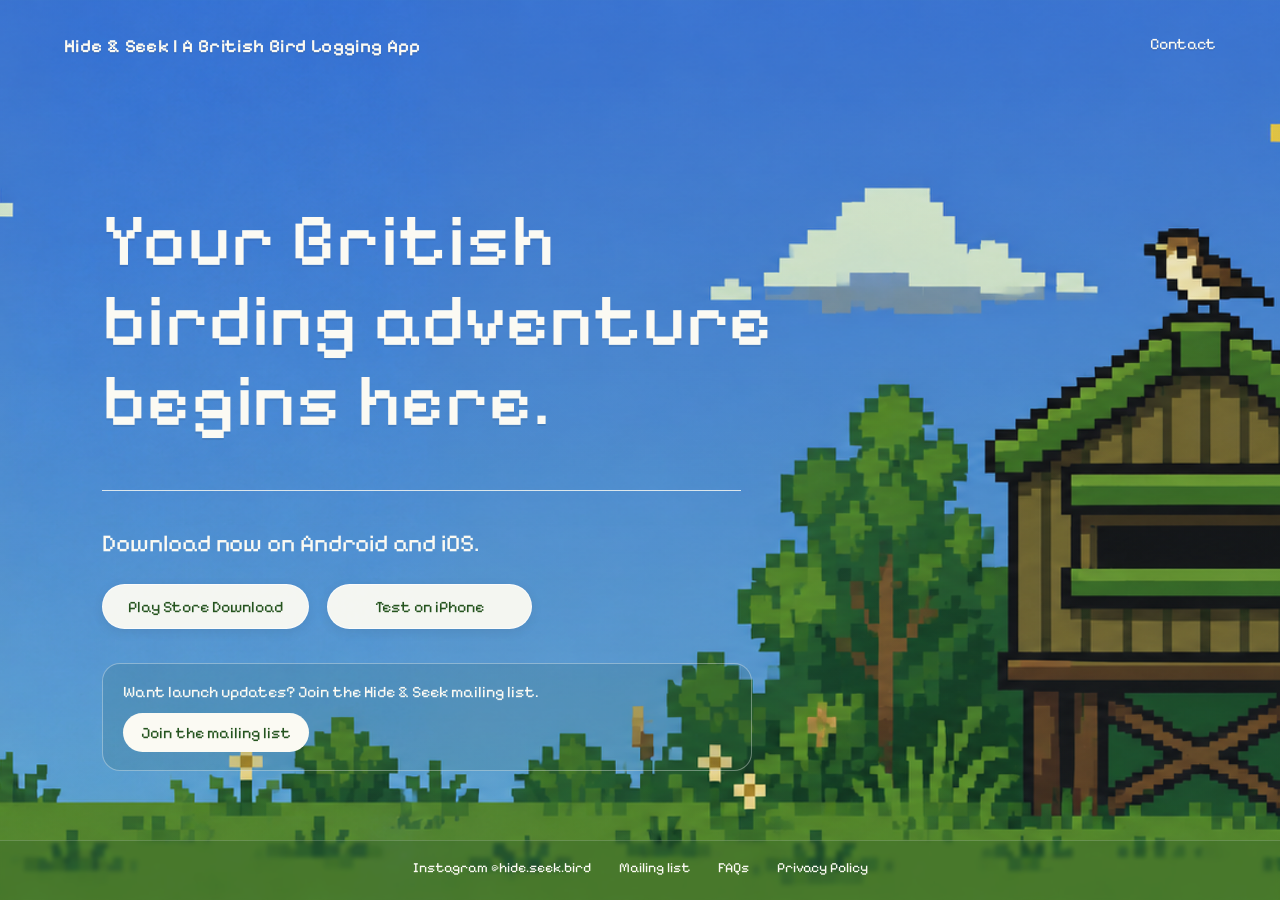
<file: index.html>
<!doctype html>
<html lang="en-GB">
<head>
  <meta charset="utf-8">
  <meta name="viewport" content="width=device-width, initial-scale=1">
  <meta name="description" content="Hide & Seek — a playful British bird logging app.">
  <title>Hide & Seek | A British Bird Logging App</title>
  <link rel="stylesheet" href="styles.css">
</head>
<body>
  <div class="page-shell home">
    <header class="site-header">
      <a class="brand" href="index.html">Hide & Seek | A British Bird Logging App</a>
      <nav class="site-nav" aria-label="Main navigation">
        <a href="contact.html">Contact</a>
      </nav>
    </header>

    <main class="hero">
      <h1>Your British<br>birding adventure<br>begins here.</h1>
      <hr class="rule">
      <p class="download-title">Download now on Android and iOS.</p>
      <div class="store-buttons">
        <a class="store-button" href="https://play.google.com/store/apps/details?id=app.hideandseek.birdlog">Play Store Download</a>
        <a class="store-button" href="https://testflight.apple.com/join/pFGsT41k" target="_blank" rel="noopener noreferrer">Test on iPhone</a>
      </div>

      <div class="signup-strip">
        <p>Want launch updates? Join the Hide & Seek mailing list.</p>
        <a href="#mailing-list" data-open-mailing-list>Join the mailing list</a>
      </div>
    </main>

    <footer class="site-footer">
      <a href="https://www.instagram.com/hide.seek.bird/" target="_blank" rel="noopener noreferrer">Instagram @hide.seek.bird</a>
      <a href="#mailing-list" data-open-mailing-list>Mailing list</a>
      <a href="faq.html">FAQs</a>
      <a href="privacy.html">Privacy Policy</a>
    </footer>
  </div>

  <div class="mailing-modal" id="mailing-list" role="dialog" aria-modal="true" aria-labelledby="mailing-list-title" aria-hidden="true">
    <div class="mailing-modal-backdrop" data-close-mailing-list></div>
    <section class="mailing-modal-card" tabindex="-1">
      <button class="mailing-modal-close" type="button" aria-label="Close mailing list" data-close-mailing-list>×</button>
      <h2 id="mailing-list-title">Join the Hide & Seek flock</h2>
      <p class="mailing-modal-copy">Get beta news, new features and launch updates.</p>
      <div class="kit-form-wrap">
        <script async data-uid="2d5aa97600" src="https://hide-seek.kit.com/2d5aa97600/index.js"></script>
      </div>
      <p class="mailing-modal-privacy">By joining, you agree to receive Hide & Seek email updates. You can unsubscribe at any time. See our <a href="privacy.html">Privacy Policy</a>.</p>
    </section>
  </div>

  <script src="site.js"></script>
</body>
</html>
</file>
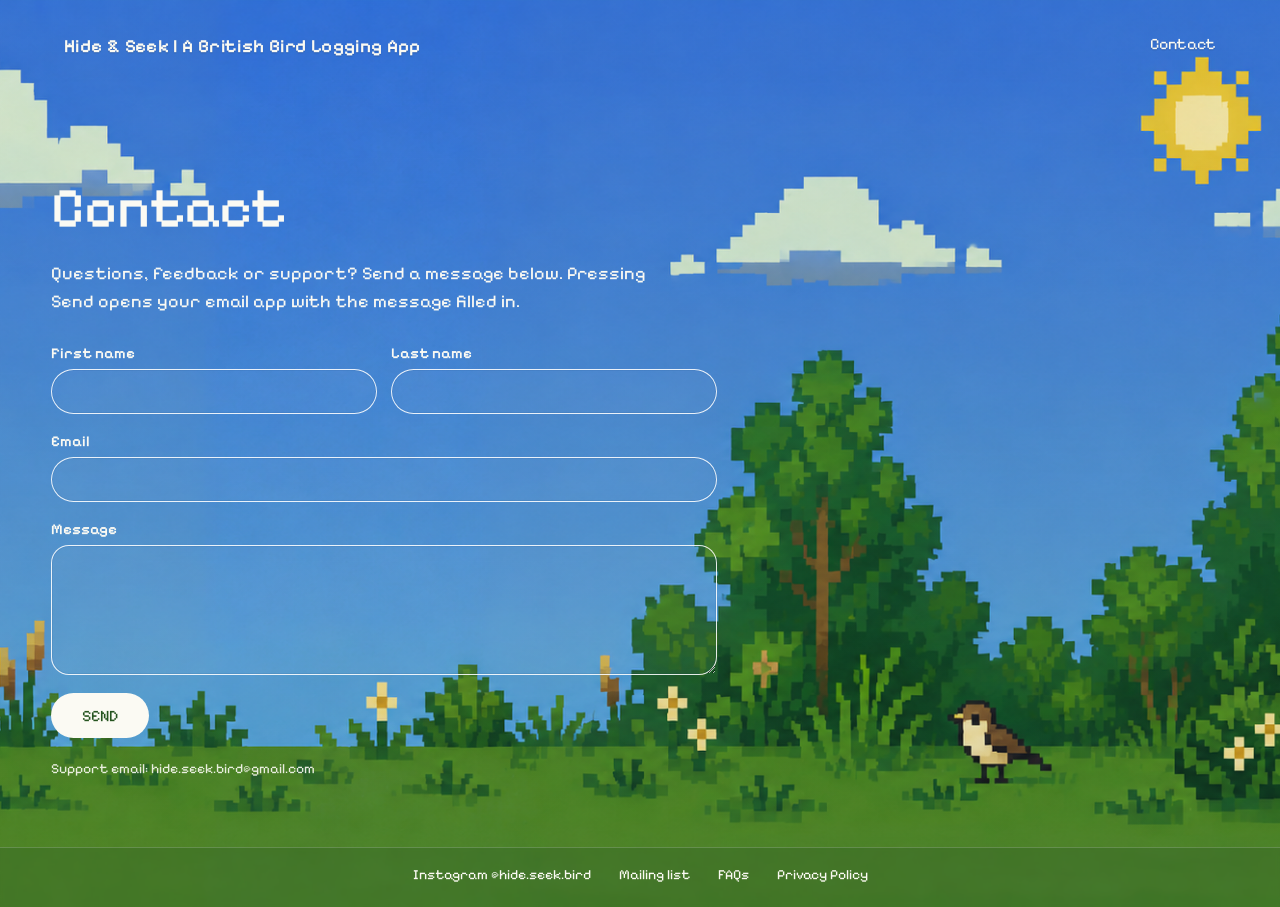
<file: contact.html>
<!doctype html>
<html lang="en-GB">
<head>
  <meta charset="utf-8">
  <meta name="viewport" content="width=device-width, initial-scale=1">
  <meta name="description" content="Contact Hide & Seek — A British Bird Logging App.">
  <title>Contact | Hide & Seek</title>
  <link rel="stylesheet" href="styles.css">
</head>
<body>
  <div class="page-shell contact">
    <header class="site-header">
      <a class="brand" href="index.html">Hide & Seek | A British Bird Logging App</a>
      <nav class="site-nav" aria-label="Main navigation">
        <a href="contact.html" aria-current="page">Contact</a>
      </nav>
    </header>

    <main class="contact-panel">
      <h1>Contact</h1>
      <p class="contact-copy">Questions, feedback or support? Send a message below. Pressing Send opens your email app with the message filled in.</p>

      <form class="contact-form" id="contact-form">
        <div class="two-col">
          <div class="field">
            <label for="first-name">First name</label>
            <input id="first-name" name="firstName" autocomplete="given-name">
          </div>
          <div class="field">
            <label for="last-name">Last name</label>
            <input id="last-name" name="lastName" autocomplete="family-name">
          </div>
        </div>

        <div class="field">
          <label for="email">Email</label>
          <input id="email" name="email" type="email" autocomplete="email">
        </div>

        <div class="field">
          <label for="message">Message</label>
          <textarea id="message" name="message" required></textarea>
        </div>

        <button class="primary-button" type="submit">SEND</button>
        <p class="mail-note">Support email: hide.seek.bird@gmail.com</p>
      </form>
    </main>

    <footer class="site-footer">
      <a href="https://www.instagram.com/hide.seek.bird/" target="_blank" rel="noopener noreferrer">Instagram @hide.seek.bird</a>
      <a href="index.html#mailing-list">Mailing list</a>
      <a href="faq.html">FAQs</a>
      <a href="privacy.html">Privacy Policy</a>
    </footer>
  </div>

  <script>
    document.getElementById('contact-form').addEventListener('submit', function (event) {
      event.preventDefault();
      const first = document.getElementById('first-name').value.trim();
      const last = document.getElementById('last-name').value.trim();
      const email = document.getElementById('email').value.trim();
      const message = document.getElementById('message').value.trim();

      const name = [first, last].filter(Boolean).join(' ');
      const subject = encodeURIComponent('Hide & Seek website enquiry');
      const body = encodeURIComponent(
        (name ? 'Name: ' + name + '\n' : '') +
        (email ? 'Reply email: ' + email + '\n\n' : '\n') +
        message
      );

      window.location.href = 'mailto:hide.seek.bird@gmail.com?subject=' + subject + '&body=' + body;
    });
  </script>
</body>
</html>
</file>
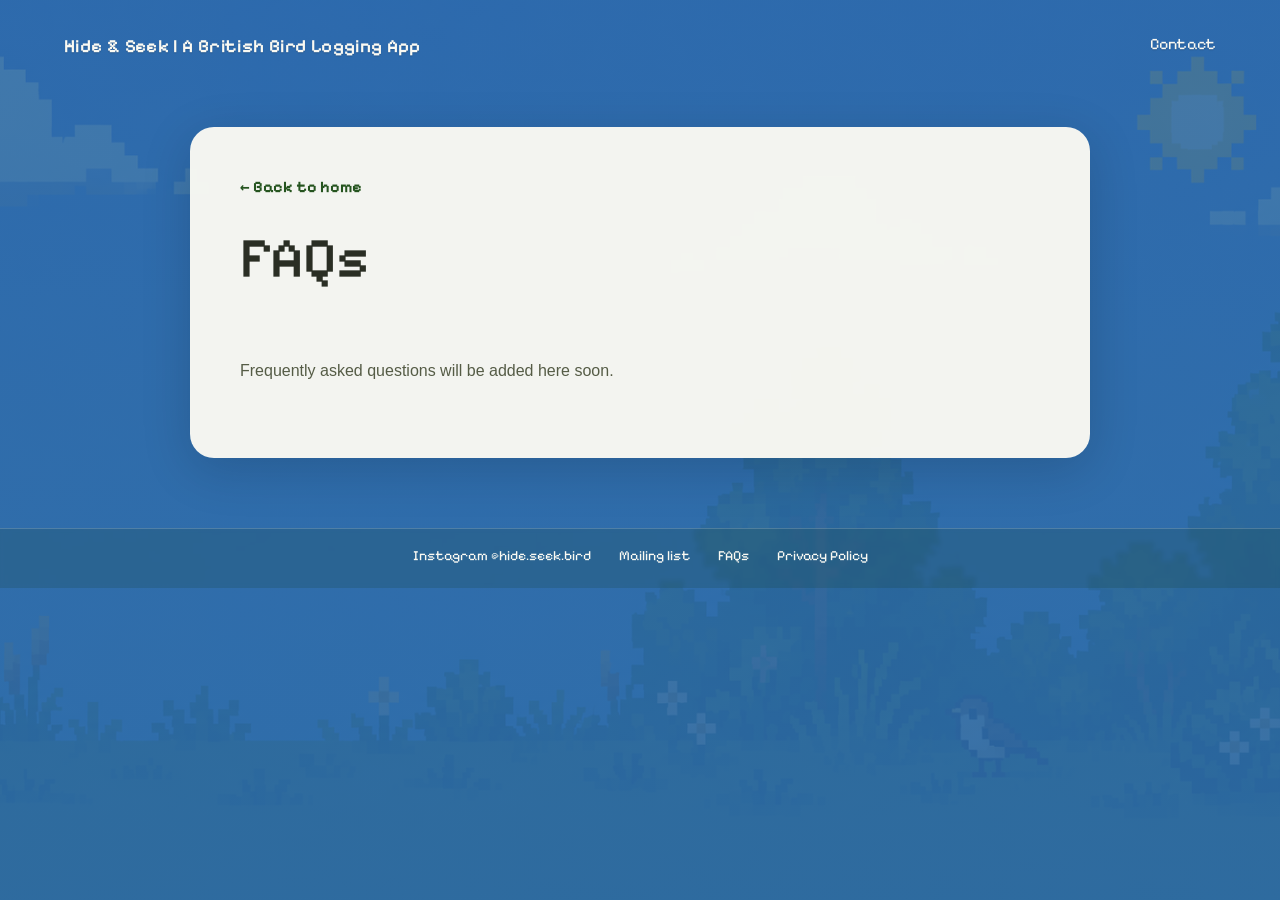
<file: faq.html>
<!doctype html>
<html lang="en-GB">
<head>
  <meta charset="utf-8">
  <meta name="viewport" content="width=device-width, initial-scale=1">
  <meta name="description" content="Frequently asked questions for Hide & Seek — A British Bird Log.">
  <title>FAQs | Hide & Seek</title>
  <link rel="stylesheet" href="styles.css">
</head>
<body class="content-page">
  <header class="site-header">
    <a class="brand" href="index.html">Hide & Seek | A British Bird Logging App</a>
    <nav class="site-nav" aria-label="Main navigation">
      <a href="contact.html">Contact</a>
    </nav>
  </header>

  <main class="content-card">
    <a class="back-link" href="index.html">← Back to home</a>
    <h1>FAQs</h1>
    <div class="empty-faq">
      <p>Frequently asked questions will be added here soon.</p>
    </div>
  </main>

  <footer class="site-footer">
    <a href="https://www.instagram.com/hide.seek.bird/" target="_blank" rel="noopener noreferrer">Instagram @hide.seek.bird</a>
    <a href="index.html#mailing-list">Mailing list</a>
    <a href="faq.html">FAQs</a>
    <a href="privacy.html">Privacy Policy</a>
  </footer>
</body>
</html>
</file>
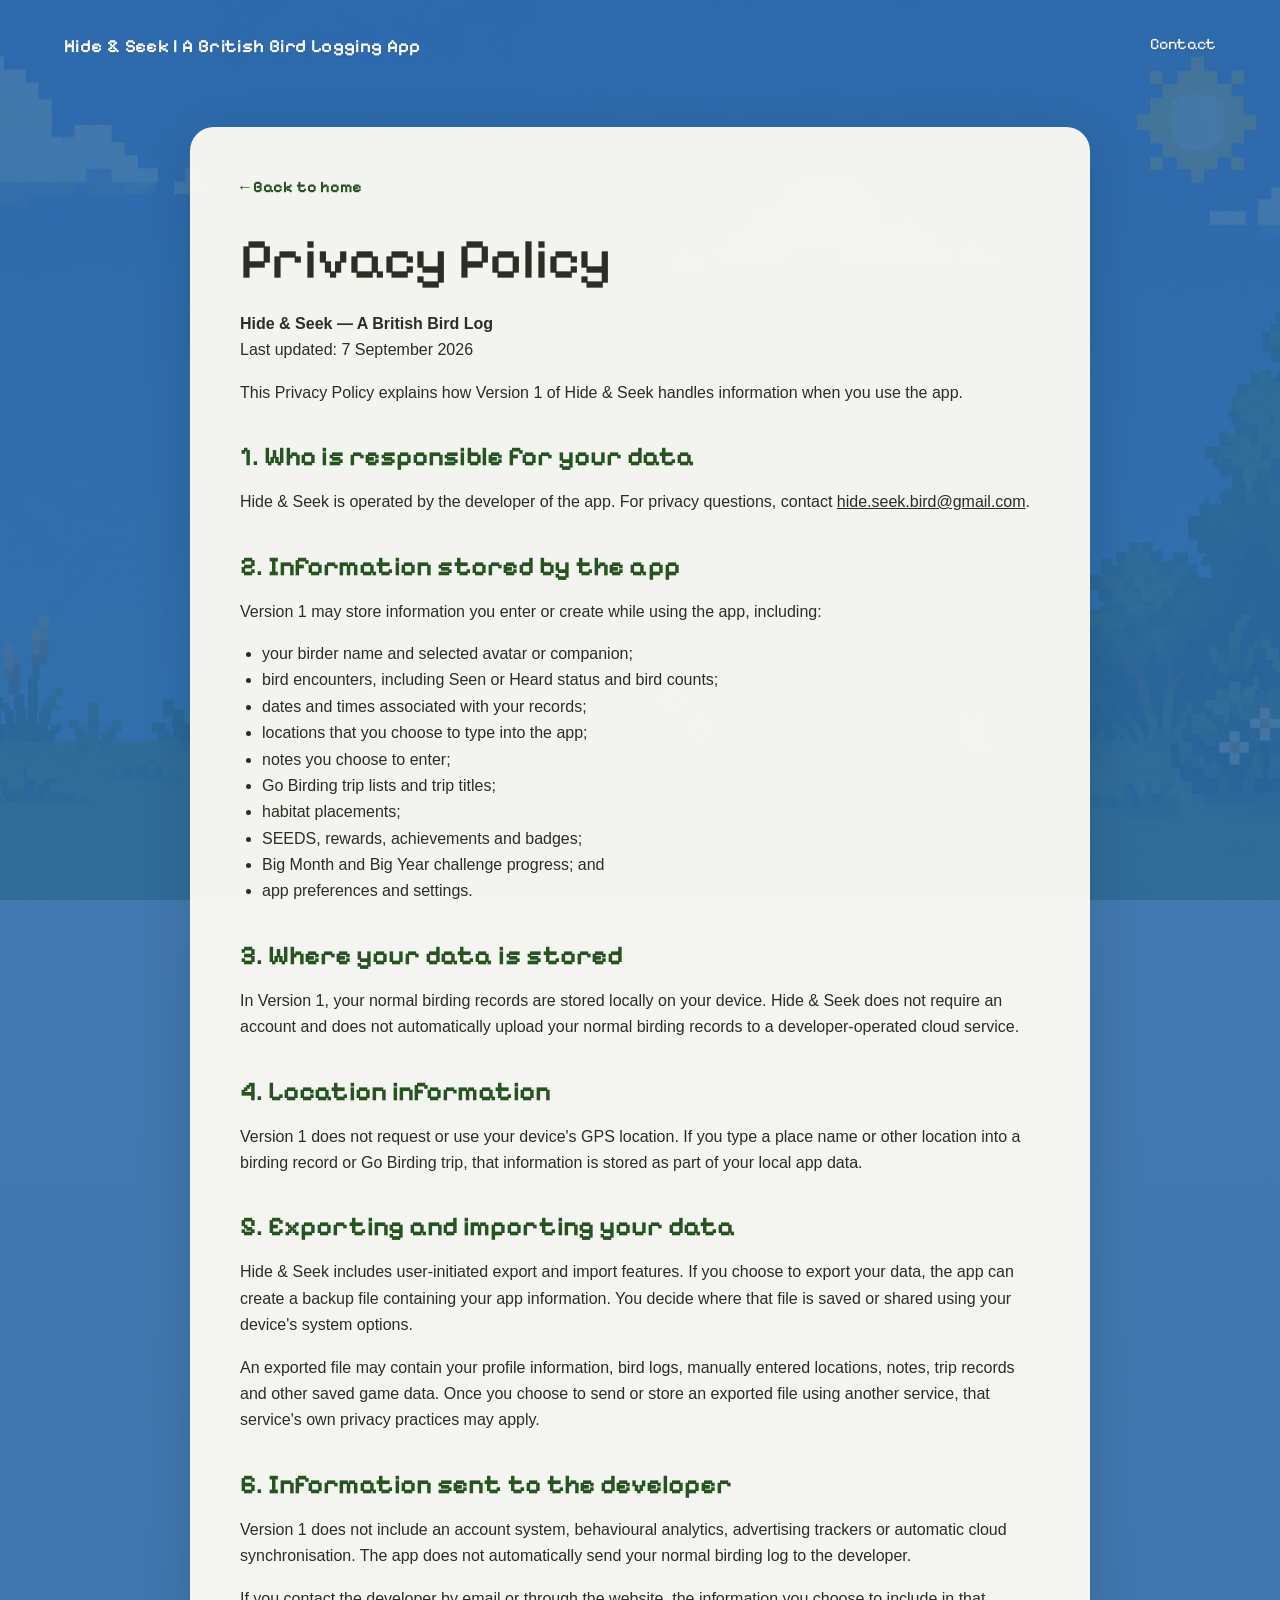
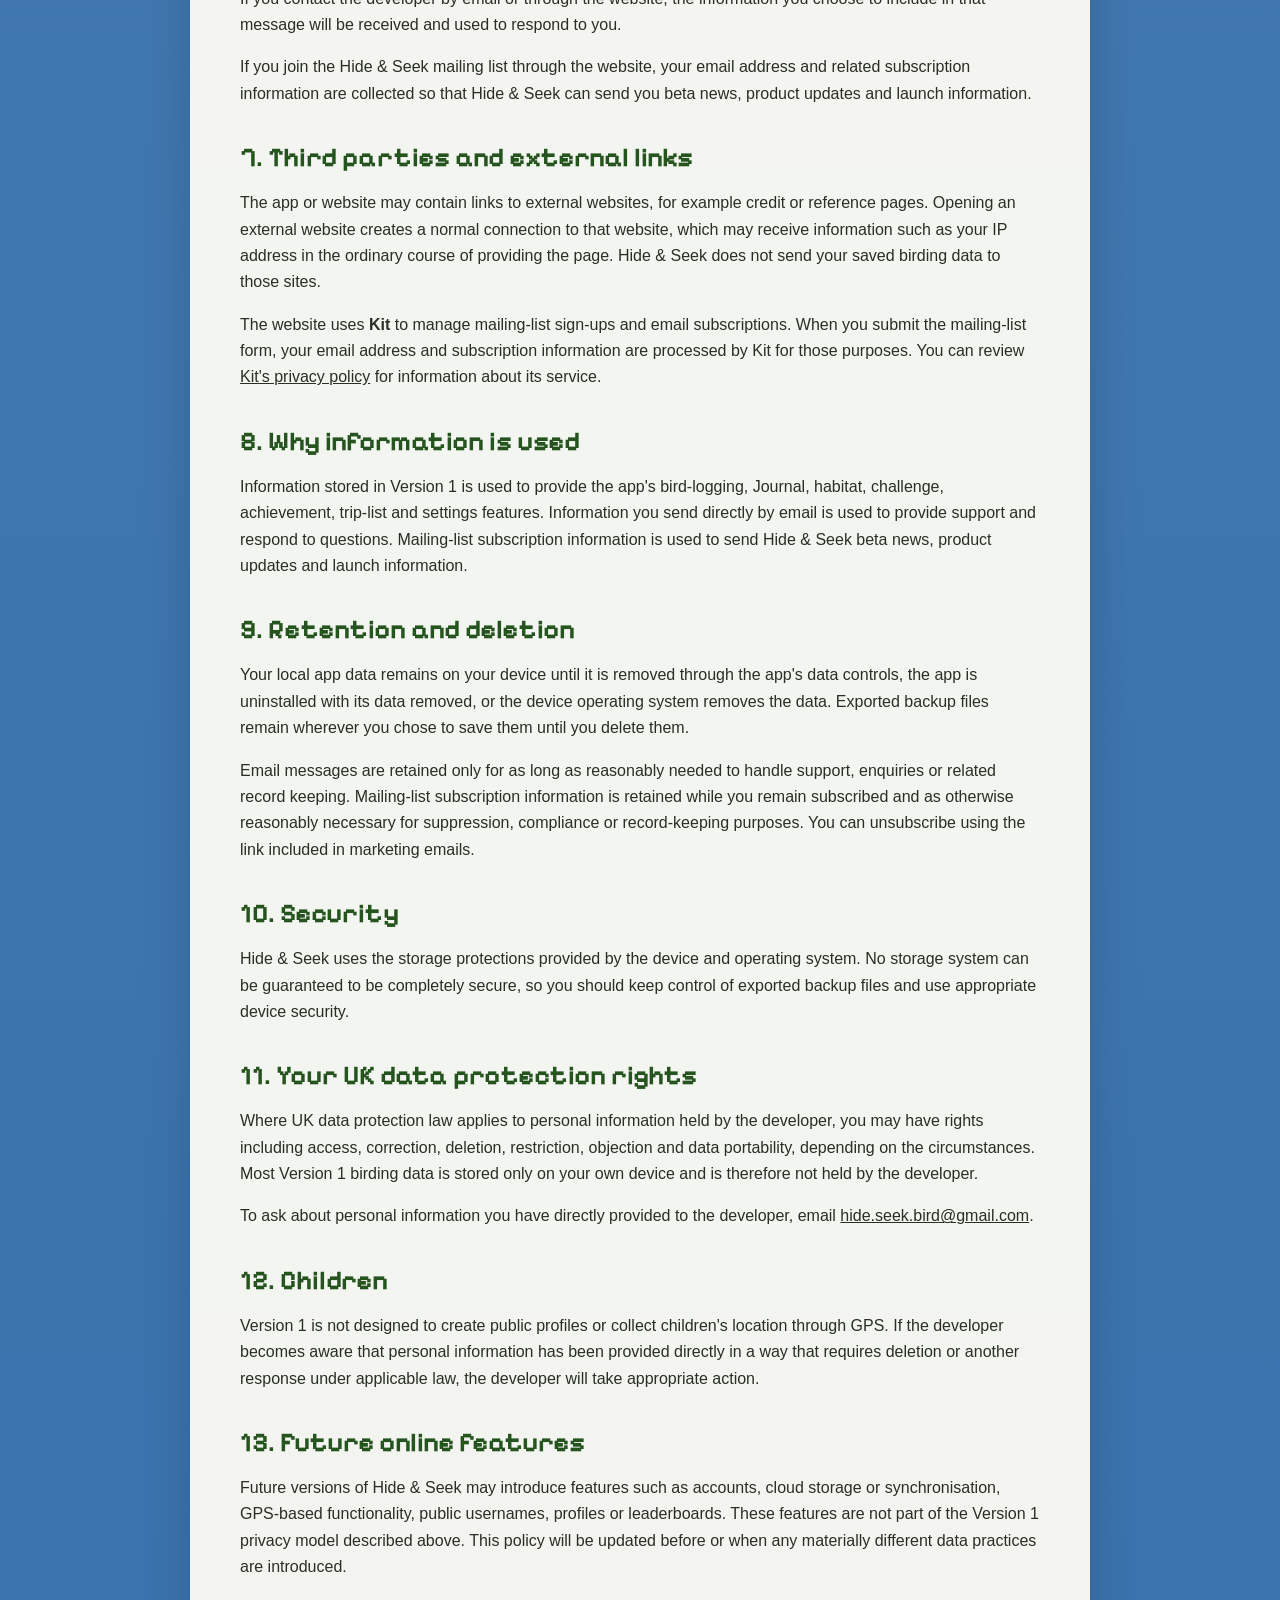
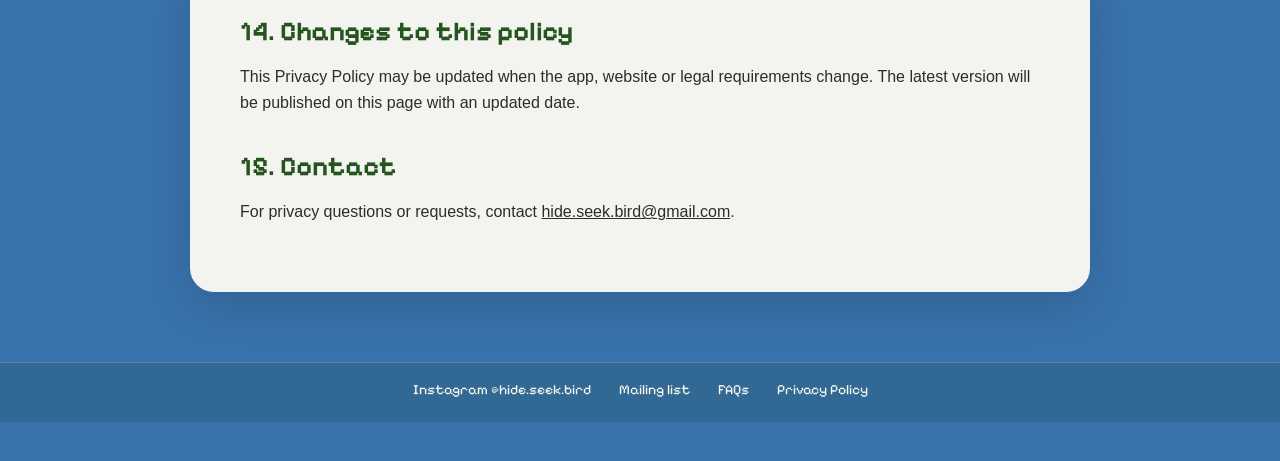
<file: privacy.html>
<!doctype html>
<html lang="en-GB">
<head>
  <meta charset="utf-8">
  <meta name="viewport" content="width=device-width, initial-scale=1">
  <meta name="description" content="Privacy Policy for Hide & Seek — A British Bird Log.">
  <title>Privacy Policy | Hide & Seek</title>
  <link rel="stylesheet" href="styles.css">
</head>
<body class="content-page">
  <header class="site-header">
    <a class="brand" href="index.html">Hide & Seek | A British Bird Logging App</a>
    <nav class="site-nav" aria-label="Main navigation">
      <a href="contact.html">Contact</a>
    </nav>
  </header>

  <main class="content-card">
    <a class="back-link" href="index.html">← Back to home</a>
    <h1>Privacy Policy</h1>
    <p><strong>Hide & Seek — A British Bird Log</strong><br>Last updated: 7 September 2026</p>

    <p>This Privacy Policy explains how Version 1 of Hide & Seek handles information when you use the app.</p>

    <h2>1. Who is responsible for your data</h2>
    <p>Hide & Seek is operated by the developer of the app. For privacy questions, contact <a href="mailto:hide.seek.bird@gmail.com">hide.seek.bird@gmail.com</a>.</p>

    <h2>2. Information stored by the app</h2>
    <p>Version 1 may store information you enter or create while using the app, including:</p>
    <ul>
      <li>your birder name and selected avatar or companion;</li>
      <li>bird encounters, including Seen or Heard status and bird counts;</li>
      <li>dates and times associated with your records;</li>
      <li>locations that you choose to type into the app;</li>
      <li>notes you choose to enter;</li>
      <li>Go Birding trip lists and trip titles;</li>
      <li>habitat placements;</li>
      <li>SEEDS, rewards, achievements and badges;</li>
      <li>Big Month and Big Year challenge progress; and</li>
      <li>app preferences and settings.</li>
    </ul>

    <h2>3. Where your data is stored</h2>
    <p>In Version 1, your normal birding records are stored locally on your device. Hide & Seek does not require an account and does not automatically upload your normal birding records to a developer-operated cloud service.</p>

    <h2>4. Location information</h2>
    <p>Version 1 does not request or use your device's GPS location. If you type a place name or other location into a birding record or Go Birding trip, that information is stored as part of your local app data.</p>

    <h2>5. Exporting and importing your data</h2>
    <p>Hide & Seek includes user-initiated export and import features. If you choose to export your data, the app can create a backup file containing your app information. You decide where that file is saved or shared using your device's system options.</p>
    <p>An exported file may contain your profile information, bird logs, manually entered locations, notes, trip records and other saved game data. Once you choose to send or store an exported file using another service, that service's own privacy practices may apply.</p>

    <h2>6. Information sent to the developer</h2>
    <p>Version 1 does not include an account system, behavioural analytics, advertising trackers or automatic cloud synchronisation. The app does not automatically send your normal birding log to the developer.</p>
    <p>If you contact the developer by email or through the website, the information you choose to include in that message will be received and used to respond to you.</p>
    <p>If you join the Hide & Seek mailing list through the website, your email address and related subscription information are collected so that Hide & Seek can send you beta news, product updates and launch information.</p>

    <h2>7. Third parties and external links</h2>
    <p>The app or website may contain links to external websites, for example credit or reference pages. Opening an external website creates a normal connection to that website, which may receive information such as your IP address in the ordinary course of providing the page. Hide & Seek does not send your saved birding data to those sites.</p>
    <p>The website uses <strong>Kit</strong> to manage mailing-list sign-ups and email subscriptions. When you submit the mailing-list form, your email address and subscription information are processed by Kit for those purposes. You can review <a href="https://kit.com/privacy" target="_blank" rel="noopener noreferrer">Kit's privacy policy</a> for information about its service.</p>

    <h2>8. Why information is used</h2>
    <p>Information stored in Version 1 is used to provide the app's bird-logging, Journal, habitat, challenge, achievement, trip-list and settings features. Information you send directly by email is used to provide support and respond to questions. Mailing-list subscription information is used to send Hide & Seek beta news, product updates and launch information.</p>

    <h2>9. Retention and deletion</h2>
    <p>Your local app data remains on your device until it is removed through the app's data controls, the app is uninstalled with its data removed, or the device operating system removes the data. Exported backup files remain wherever you chose to save them until you delete them.</p>
    <p>Email messages are retained only for as long as reasonably needed to handle support, enquiries or related record keeping. Mailing-list subscription information is retained while you remain subscribed and as otherwise reasonably necessary for suppression, compliance or record-keeping purposes. You can unsubscribe using the link included in marketing emails.</p>

    <h2>10. Security</h2>
    <p>Hide & Seek uses the storage protections provided by the device and operating system. No storage system can be guaranteed to be completely secure, so you should keep control of exported backup files and use appropriate device security.</p>

    <h2>11. Your UK data protection rights</h2>
    <p>Where UK data protection law applies to personal information held by the developer, you may have rights including access, correction, deletion, restriction, objection and data portability, depending on the circumstances. Most Version 1 birding data is stored only on your own device and is therefore not held by the developer.</p>
    <p>To ask about personal information you have directly provided to the developer, email <a href="mailto:hide.seek.bird@gmail.com">hide.seek.bird@gmail.com</a>.</p>

    <h2>12. Children</h2>
    <p>Version 1 is not designed to create public profiles or collect children's location through GPS. If the developer becomes aware that personal information has been provided directly in a way that requires deletion or another response under applicable law, the developer will take appropriate action.</p>

    <h2>13. Future online features</h2>
    <p>Future versions of Hide & Seek may introduce features such as accounts, cloud storage or synchronisation, GPS-based functionality, public usernames, profiles or leaderboards. These features are not part of the Version 1 privacy model described above. This policy will be updated before or when any materially different data practices are introduced.</p>

    <h2>14. Changes to this policy</h2>
    <p>This Privacy Policy may be updated when the app, website or legal requirements change. The latest version will be published on this page with an updated date.</p>

    <h2>15. Contact</h2>
    <p>For privacy questions or requests, contact <a href="mailto:hide.seek.bird@gmail.com">hide.seek.bird@gmail.com</a>.</p>
  </main>

  <footer class="site-footer">
    <a href="https://www.instagram.com/hide.seek.bird/" target="_blank" rel="noopener noreferrer">Instagram @hide.seek.bird</a>
    <a href="index.html#mailing-list">Mailing list</a>
    <a href="faq.html">FAQs</a>
    <a href="privacy.html">Privacy Policy</a>
  </footer>
</body>
</html>
</file>
<file: styles.css>
@import url('https://fonts.googleapis.com/css2?family=Pixelify+Sans:wght@400;500;600;700&display=swap');

:root {
  --cream: #FBFAF3;
  --meadow: #EAE8D8;
  --ink: #2A2E24;
  --green: #25541F;
  --green-2: #3E7C59;
  --gold: #D9A62C;
  --glass: rgba(30, 65, 100, 0.22);
  --line: rgba(251,250,243,0.82);
}

* { box-sizing: border-box; }
html { scroll-behavior: smooth; }
body {
  margin: 0;
  font-family: "Pixelify Sans", ui-monospace, monospace;
  color: var(--cream);
  background: #2d72bf;
}

a { color: inherit; }
button, input, textarea { font: inherit; }

.page-shell {
  min-height: 100vh;
  display: flex;
  flex-direction: column;
  background-size: cover;
  background-position: center;
  background-repeat: no-repeat;
}

.page-shell.home {
  background-image:
    linear-gradient(rgba(32,75,125,.03), rgba(32,75,125,.08)),
    url("assets/hero-hide.png");
  background-position: center center;
}

.page-shell.contact {
  background-image:
    linear-gradient(rgba(32,75,125,.05), rgba(32,75,125,.10)),
    url("assets/hero-meadow.png");
  background-position: center center;
}

.site-header {
  display: flex;
  align-items: center;
  justify-content: space-between;
  gap: 24px;
  padding: 34px 5vw 0;
  text-shadow: 0 1px 1px rgba(0,0,0,.18);
}

.brand {
  font-size: clamp(17px, 1.45vw, 25px);
  text-decoration: none;
  font-weight: 600;
  letter-spacing: .02em;
}

.site-nav {
  display: flex;
  gap: 22px;
  align-items: center;
}

.site-nav a {
  text-decoration: none;
  font-size: 16px;
  border-bottom: 1px solid transparent;
  padding-bottom: 3px;
}

.site-nav a:hover,
.site-nav a:focus-visible {
  border-bottom-color: currentColor;
}

.hero {
  width: min(890px, 58vw);
  margin: clamp(110px, 16vh, 185px) 0 0 8vw;
}

.hero h1 {
  margin: 0;
  font-size: clamp(46px, 5.8vw, 88px);
  line-height: 1.08;
  font-weight: 500;
  letter-spacing: .01em;
  text-shadow: 0 2px 0 rgba(0,0,0,.08);
}

.rule {
  width: 86%;
  border: 0;
  border-top: 1px solid var(--line);
  margin: 48px 0 38px;
}

.download-title {
  margin: 0 0 26px;
  font-size: clamp(20px, 1.9vw, 30px);
}

.store-buttons {
  display: flex;
  gap: 18px;
  flex-wrap: wrap;
}

.store-button {
  min-width: 205px;
  padding: 12px 25px;
  border-radius: 999px;
  background: rgba(251,250,243,.96);
  color: var(--green);
  text-align: center;
  text-decoration: none;
  border: 1px solid rgba(255,255,255,.65);
  box-shadow: 0 3px 12px rgba(0,0,0,.08);
}

.store-button:hover,
.store-button:focus-visible {
  transform: translateY(-1px);
  background: white;
}

.store-button.disabled {
  opacity: .82;
  cursor: default;
}

.contact-panel {
  width: min(740px, 52vw);
  margin: clamp(95px, 13vh, 150px) 0 70px 4vw;
}

.contact-panel h1,
.content-card h1 {
  margin: 0 0 18px;
  font-size: clamp(40px, 4.4vw, 68px);
  font-weight: 500;
}

.contact-copy {
  margin: 0 0 28px;
  max-width: 640px;
  font-size: 18px;
  line-height: 1.55;
}

.contact-form {
  display: grid;
  gap: 18px;
}

.two-col {
  display: grid;
  grid-template-columns: 1fr 1fr;
  gap: 14px;
}

.field {
  display: grid;
  gap: 7px;
}

.field label {
  font-size: 15px;
  font-weight: 600;
}

.field input,
.field textarea {
  width: 100%;
  color: white;
  background: rgba(255,255,255,.03);
  border: 1px solid rgba(255,255,255,.88);
  border-radius: 24px;
  padding: 12px 16px;
  outline: none;
  box-shadow: inset 0 0 0 1px rgba(20,60,100,.08);
}

.field textarea {
  min-height: 130px;
  resize: vertical;
  border-radius: 18px;
}

.field input:focus,
.field textarea:focus {
  background: rgba(255,255,255,.09);
  box-shadow: 0 0 0 3px rgba(255,255,255,.14);
}

.primary-button {
  justify-self: start;
  border: 0;
  border-radius: 999px;
  background: var(--cream);
  color: var(--green);
  padding: 13px 31px;
  cursor: pointer;
}

.primary-button:hover,
.primary-button:focus-visible {
  background: white;
  transform: translateY(-1px);
}

.mail-note {
  font-size: 14px;
  opacity: .9;
  margin: 4px 0 0;
}

.site-footer {
  margin-top: auto;
  display: flex;
  justify-content: center;
  flex-wrap: wrap;
  gap: 14px 28px;
  padding: 18px 5vw 24px;
  background: rgba(25,61,40,.18);
  border-top: 1px solid rgba(255,255,255,.18);
  backdrop-filter: blur(2px);
  font-size: 14px;
}

.site-footer a {
  text-decoration: none;
}

.site-footer a:hover,
.site-footer a:focus-visible {
  text-decoration: underline;
}

.content-page {
  min-height: 100vh;
  background:
    linear-gradient(rgba(44,105,167,.88), rgba(44,105,167,.94)),
    url("assets/hero-meadow.png") center/cover fixed;
  padding-bottom: 40px;
}

.content-card {
  width: min(900px, 88vw);
  margin: 70px auto;
  padding: clamp(24px, 4vw, 50px);
  background: rgba(251,250,243,.96);
  color: var(--ink);
  border-radius: 24px;
  box-shadow: 0 12px 50px rgba(0,0,0,.15);
}

.content-card h2 {
  color: var(--green);
  margin-top: 34px;
  margin-bottom: 10px;
  font-size: 27px;
}

.content-card p,
.content-card li {
  font-family: Arial, Helvetica, sans-serif;
  font-size: 16px;
  line-height: 1.65;
}

.content-card ul {
  padding-left: 22px;
}

.back-link {
  display: inline-block;
  margin-bottom: 28px;
  color: var(--green);
  font-weight: 700;
  text-decoration: none;
}

.empty-faq {
  padding: 32px 0 8px;
  font-family: Arial, Helvetica, sans-serif;
  color: #555C46;
}

.signup-strip {
  margin-top: 34px;
  padding: 18px 20px;
  border: 1px solid rgba(255,255,255,.35);
  border-radius: 18px;
  background: rgba(33,82,55,.13);
  max-width: 650px;
}

.signup-strip p {
  margin: 0 0 12px;
  font-size: 16px;
}

.signup-strip a {
  display: inline-block;
  padding: 10px 18px;
  border-radius: 999px;
  background: var(--cream);
  color: var(--green);
  text-decoration: none;
}

@media (max-width: 900px) {
  .page-shell.home,
  .page-shell.contact {
    background-position: 66% center;
  }

  .hero {
    width: 80vw;
    margin-left: 7vw;
  }

  .contact-panel {
    width: 86vw;
    margin-left: 7vw;
  }
}

@media (max-width: 640px) {
  .site-header {
    padding: 22px 22px 0;
    align-items: flex-start;
  }

  .brand {
    max-width: 68%;
    font-size: 16px;
  }

  .site-nav {
    gap: 12px;
  }

  .site-nav a {
    font-size: 14px;
  }

  .page-shell.home {
    background-position: 72% center;
  }

  .page-shell.contact {
    background-position: 68% center;
  }

  .hero {
    width: calc(100vw - 44px);
    margin: 100px 22px 40px;
    padding: 20px;
    border-radius: 18px;
    background: rgba(41,95,151,.28);
    backdrop-filter: blur(1px);
  }

  .hero h1 {
    font-size: clamp(42px, 13vw, 62px);
  }

  .rule {
    width: 100%;
    margin: 30px 0 25px;
  }

  .store-buttons {
    gap: 10px;
  }

  .store-button {
    min-width: 0;
    flex: 1 1 140px;
  }

  .contact-panel {
    width: calc(100vw - 44px);
    margin: 90px 22px 40px;
    padding: 20px;
    border-radius: 18px;
    background: rgba(41,95,151,.28);
    backdrop-filter: blur(1px);
  }

  .two-col {
    grid-template-columns: 1fr;
  }

  .site-footer {
    padding-inline: 22px;
    gap: 10px 18px;
  }

  .content-card {
    width: calc(100vw - 28px);
    margin: 30px auto;
    border-radius: 18px;
  }
}

/* Mailing-list modal */
body.modal-open {
  overflow: hidden;
}

.mailing-modal {
  position: fixed;
  inset: 0;
  z-index: 1000;
  display: grid;
  place-items: center;
  padding: 22px;
}

.mailing-modal[aria-hidden="true"] {
  display: none;
}

.mailing-modal-backdrop {
  position: absolute;
  inset: 0;
  background: rgba(20, 37, 31, .62);
  backdrop-filter: blur(3px);
}

.mailing-modal-card {
  position: relative;
  z-index: 1;
  width: min(560px, 100%);
  max-height: calc(100vh - 44px);
  overflow-y: auto;
  padding: clamp(26px, 5vw, 42px);
  border-radius: 24px;
  background: rgba(251, 250, 243, .99);
  color: var(--ink);
  box-shadow: 0 22px 70px rgba(0,0,0,.28);
  outline: none;
}

.mailing-modal-card h2 {
  margin: 0 42px 10px 0;
  color: var(--green);
  font-size: clamp(30px, 5vw, 44px);
  font-weight: 600;
  line-height: 1.05;
}

.mailing-modal-copy {
  margin: 0 0 22px;
  font-family: Arial, Helvetica, sans-serif;
  font-size: 16px;
  line-height: 1.5;
  color: #555C46;
}

.mailing-modal-close {
  position: absolute;
  top: 16px;
  right: 18px;
  width: 38px;
  height: 38px;
  border: 0;
  border-radius: 999px;
  background: transparent;
  color: var(--green);
  font-size: 30px;
  line-height: 1;
  cursor: pointer;
}

.mailing-modal-close:hover,
.mailing-modal-close:focus-visible {
  background: rgba(37,84,31,.08);
}

.kit-form-wrap {
  min-height: 82px;
}

.kit-form-wrap .formkit-form {
  max-width: 100% !important;
  margin: 0 !important;
}

.mailing-modal-privacy {
  margin: 18px 0 0;
  font-family: Arial, Helvetica, sans-serif;
  font-size: 12px;
  line-height: 1.5;
  color: #6A705D;
}

.mailing-modal-privacy a {
  color: var(--green);
}

@media (max-width: 640px) {
  .mailing-modal {
    padding: 14px;
  }

  .mailing-modal-card {
    max-height: calc(100vh - 28px);
    border-radius: 18px;
  }
}
</file>
